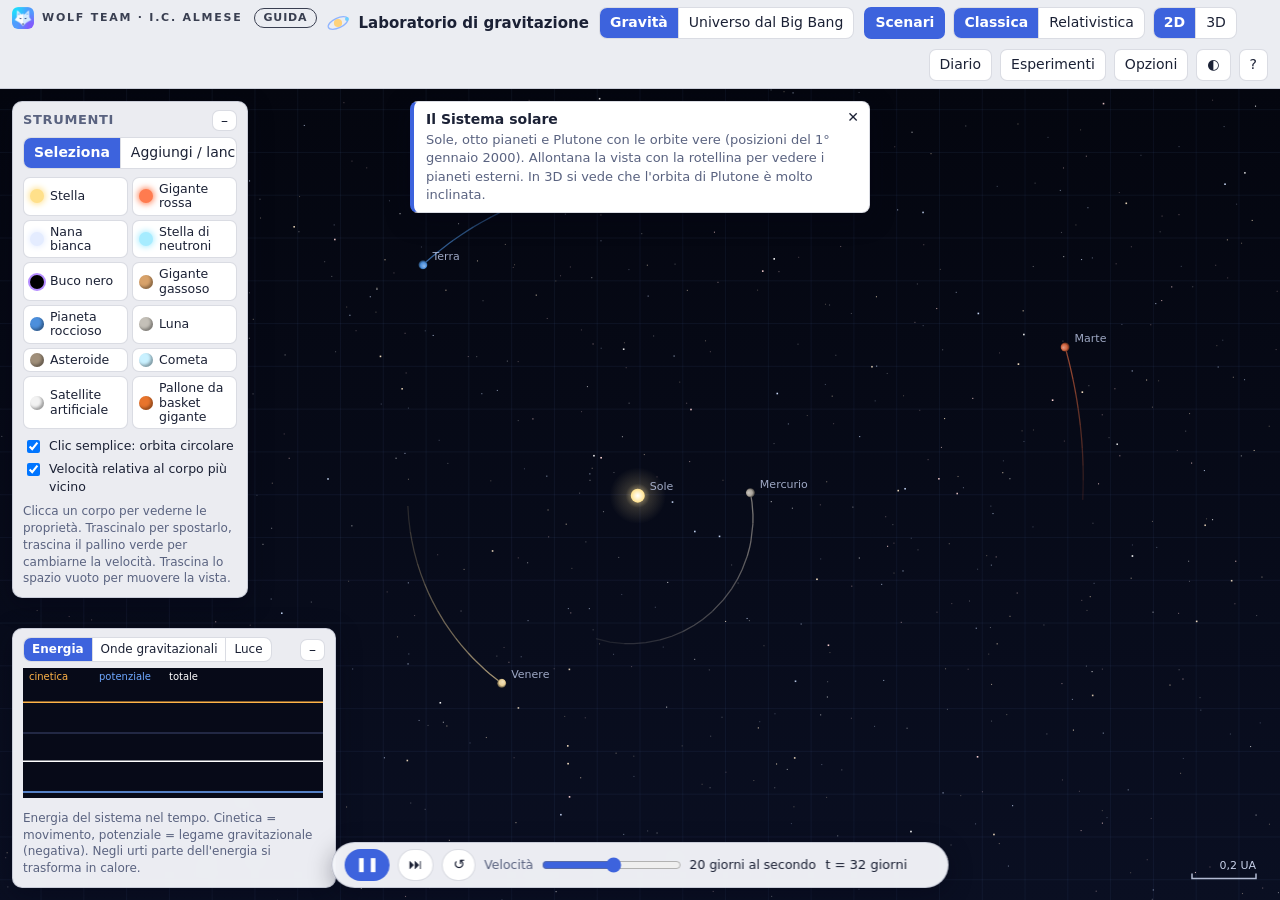
<file: index.html>
<!doctype html>
<html lang="it">
<head>
<meta charset="utf-8">
<link rel="icon" type="image/png" href="[data-uri]">
<style>/* marchio Wolf Team */
.wt-mark{display:inline-flex;align-items:center;gap:8px;margin:0 0 10px;font-size:11px;font-weight:600;letter-spacing:.16em;text-transform:uppercase;line-height:1.2;opacity:.85}
.wt-guida{margin-left:4px;padding:2px 8px;border:1px solid currentColor;border-radius:999px;color:inherit;text-decoration:none;pointer-events:auto;letter-spacing:.08em}.wt-guida:hover{background:rgba(127,127,127,.18)}
.wt-mark::before,.wt-icon{content:"";display:inline-block;width:22px;height:22px;border-radius:6px;flex:none;background:url([data-uri]) center/contain no-repeat}
.wt-icon{width:28px;height:28px;border-radius:7px;align-self:center;margin-right:2px}
</style>
<meta name="viewport" content="width=device-width, initial-scale=1">
<title>Laboratorio di gravitazione</title>
<meta name="description" content="Laboratorio interattivo di gravitazione universale: stelle, pianeti, buchi neri, onde gravitazionali, supernove e l'evoluzione dell'universo dal Big Bang.">
<link rel="stylesheet" href="css/stile.css">
</head>
<body>
<header class="barra">
  <div class="marchio">
    <div class="wt-mark" title="Wolf Team · Istituto Comprensivo di Almese">Wolf Team · I.C. Almese <a class="wt-guida" href="guida.html" target="_blank" rel="noopener" title="Guida per i docenti">Guida</a></div>
    <svg viewBox="0 0 32 32" width="26" height="26" aria-hidden="true"><circle cx="16" cy="16" r="5" fill="#ffd27a"/><ellipse cx="16" cy="16" rx="13" ry="6" fill="none" stroke="#8fb4ff" stroke-width="1.6" transform="rotate(-25 16 16)"/><circle cx="27" cy="11" r="2.4" fill="#6fd0ff"/></svg>
    <span>Laboratorio di gravitazione</span>
  </div>
  <nav class="interruttore" id="gSezione" aria-label="Sezione">
    <button data-v="lab" class="attivo">Gravità</button>
    <button data-v="universo">Universo dal Big Bang</button>
  </nav>
  <div class="gruppo solo-lab">
    <button id="bScenari" class="primario">Scenari</button>
    <div class="interruttore" id="gModo" title="Fisica classica (Newton) o relativistica (Einstein)">
      <button data-v="classica" class="attivo">Classica</button>
      <button data-v="relativistica">Relativistica</button>
    </div>
    <div class="interruttore" id="gVista" title="Vista dall'alto o tridimensionale">
      <button data-v="2d" class="attivo">2D</button>
      <button data-v="3d">3D</button>
    </div>
  </div>
  <div class="gruppo destra">
    <button id="bScheda" title="Scheda storica dell'evento" hidden>Scheda storica</button>
    <button id="bDiario" class="solo-lab" title="Diario degli eventi">Diario</button>
    <button id="bEsperimenti" class="solo-lab" title="Salva e carica i tuoi esperimenti">Esperimenti</button>
    <button id="bOpzioni" class="solo-lab">Opzioni</button>
    <button id="bTema" title="Tema chiaro o scuro dei pannelli" aria-label="Cambia tema">◐</button>
    <button id="bAiuto" title="Guida">?</button>
  </div>
</header>

<main id="lab" class="sezione">
  <canvas id="cielo" aria-label="Spazio della simulazione"></canvas>

  <aside id="strumenti" class="pannello">
    <div class="testa"><h2>Strumenti</h2><button class="chiudi-pannello" aria-label="Riduci">–</button></div>
    <div class="corpo">
      <div class="interruttore largo" id="gStrumento">
        <button data-v="seleziona" class="attivo" title="Seleziona, sposta i corpi, trascina la freccia verde per cambiare la velocità (tasto S)">Seleziona</button>
        <button data-v="aggiungi" title="Clicca per posare un corpo, trascina per lanciarlo (tasto A)">Aggiungi / lancia</button>
      </div>
      <div id="tavolozza" class="tavolozza"></div>
      <label class="spunta"><input type="checkbox" id="cCircolare" checked> Clic semplice: orbita circolare</label>
      <label class="spunta"><input type="checkbox" id="cRelativa" checked> Velocità relativa al corpo più vicino</label>
      <label id="lIncl" class="cursore" hidden>Inclinazione del lancio <output id="oIncl">0°</output>
        <input type="range" id="rIncl" min="-80" max="80" value="0"></label>
      <p id="pSugg" class="suggerimento"></p>
    </div>
  </aside>

  <aside id="proprieta" class="pannello" hidden></aside>

  <section id="grafico" class="pannello">
    <div class="testa">
      <div class="interruttore piccolo" id="gGrafico">
        <button data-v="energia" class="attivo">Energia</button>
        <button data-v="onde">Onde gravitazionali</button>
        <button data-v="luce">Luce</button>
      </div>
      <button class="chiudi-pannello" aria-label="Riduci">–</button>
    </div>
    <div class="corpo">
      <canvas id="cGrafico" width="300" height="130"></canvas>
      <p id="gNota" class="nota"></p>
    </div>
  </section>

  <div class="console" id="console">
    <button id="bPlay" class="tondo" title="Avvia / pausa (barra spaziatrice)" aria-label="Avvia o metti in pausa">❚❚</button>
    <button id="bPasso" title="Avanza di un passo" aria-label="Un passo">⏭</button>
    <button id="bRipristina" title="Torna alla situazione dell'ultimo avvio" aria-label="Ripristina">↺</button>
    <label class="vel">Velocità
      <input type="range" id="rVel" min="0" max="10" value="5">
      <output id="oVel"></output>
    </label>
    <span id="oTempo" class="tempo">t = 0</span>
    <span id="oRallentato" class="avviso-lento" hidden title="Il computer non riesce a calcolare abbastanza in fretta: la simulazione va più piano di quanto indicato">rallentato</span>
  </div>

  <div id="avvisi" aria-live="polite"></div>
</main>

<main id="universo" class="sezione" hidden></main>

<dialog id="dScenari" class="finestra larga">
  <div class="testa"><h2>Scenari pronti</h2><button class="chiudi" aria-label="Chiudi">✕</button></div>
  <p class="nota">Ogni scenario si può modificare liberamente: seleziona i corpi, cambia massa e velocità, aggiungine altri.</p>
  <div id="listaScenari"></div>
</dialog>

<dialog id="dOpzioni" class="finestra">
  <div class="testa"><h2>Opzioni</h2><button class="chiudi" aria-label="Chiudi">✕</button></div>
  <div id="listaOpzioni" class="opzioni"></div>
</dialog>

<dialog id="dEsperimenti" class="finestra">
  <div class="testa"><h2>I miei esperimenti</h2><button class="chiudi" aria-label="Chiudi">✕</button></div>
  <div class="riga">
    <input type="text" id="tNomeEsp" placeholder="Nome dell'esperimento" maxlength="60">
    <button id="bSalvaEsp" class="primario">Salva</button>
  </div>
  <ul id="listaEsp" class="lista"></ul>
  <div class="riga">
    <button id="bEsporta">Scarica come file</button>
    <label class="bottone">Apri un file… <input type="file" id="fImporta" accept=".json,application/json" hidden></label>
  </div>
  <p class="nota">Gli esperimenti salvati restano in questo browser. Per portarli su un altro computer usa "Scarica come file".</p>
</dialog>

<dialog id="dScheda" class="finestra larga">
  <div class="testa"><h2 id="schedaTitolo">Scheda storica</h2><button class="chiudi" aria-label="Chiudi">✕</button></div>
  <div id="schedaCorpo" class="scheda"></div>
  <div class="riga"><button id="bSchedaVia" class="primario">Avvia la simulazione</button></div>
</dialog>

<dialog id="dDiario" class="finestra">
  <div class="testa"><h2>Diario degli eventi</h2><button class="chiudi" aria-label="Chiudi">✕</button></div>
  <ul id="listaDiario" class="lista diario"></ul>
</dialog>

<dialog id="dAiuto" class="finestra larga">
  <div class="testa"><h2>Come si usa</h2><button class="chiudi" aria-label="Chiudi">✕</button></div>
  <div class="guida">
    <h3>Comandi</h3>
    <ul>
      <li><b>Aggiungi / lancia</b>: scegli un corpo nella tavolozza. Un clic lo posa (in orbita circolare attorno al corpo più vicino, se l'opzione è attiva); se invece trascini, lo lanci: la freccia indica direzione e velocità e la linea tratteggiata mostra la traiettoria prevista (verde = orbita chiusa, arancio = si allontana per sempre, rossa = urto).</li>
      <li><b>Seleziona</b>: clicca un corpo per vederne e cambiarne le proprietà. Trascinalo per spostarlo; trascina il pallino verde per cambiarne la velocità.</li>
      <li><b>Vista</b>: rotellina per lo zoom; trascina lo spazio vuoto per spostarti (in 3D per ruotare; con il tasto destro per spostarti). Su tablet: due dita per lo zoom.</li>
      <li><b>Tastiera</b>: barra spaziatrice = pausa, S = seleziona, A = aggiungi, F = segui il corpo selezionato, Canc = elimina, + e − = velocità.</li>
      <li><b>↺ Ripristina</b> riporta tutto a com'era l'ultima volta che hai premuto Avvia: puoi provare e riprovare.</li>
    </ul>
    <h3>Classica o relativistica?</h3>
    <p>In modalità <b>classica</b> vale la legge di gravitazione di Newton: F = G·m₁·m₂/r². In modalità <b>relativistica</b> si aggiungono gli effetti principali della relatività generale di Einstein: le orbite strette ruotano lentamente (precessione), le coppie di corpi compatti perdono energia in onde gravitazionali e si avvicinano a spirale, la luce delle stelle viene deviata dai buchi neri (lente gravitazionale). Nelle Opzioni si può "rallentare la luce" per rendere visibili effetti che in natura sono minuscoli.</p>
    <h3>Le dimensioni</h3>
    <p>Lo spazio è quasi vuoto: alla scala del Sistema solare i pianeti sarebbero puntini invisibili. Per questo i corpi sono disegnati con una grandezza minima. Gli urti però avvengono solo quando i corpi si toccano davvero (con le dimensioni reali). Nelle Opzioni puoi scegliere di vedere le dimensioni reali.</p>
    <h3>Massa, raggio e densità</h3>
    <p>Sono legati: densità = massa / volume. Cambiando la massa puoi tenere fissa la densità (cambia il raggio) oppure il raggio (cambia la densità). Se un corpo diventa più piccolo del suo raggio di Schwarzschild (2GM/c²) diventa un buco nero.</p>
    <h3>Unità di misura</h3>
    <p>M☉ = massa del Sole (1,99 × 10³⁰ kg), M⊕ = massa della Terra, M♃ = massa di Giove; R☉ e R⊕ sono i raggi del Sole e della Terra; UA = unità astronomica, la distanza media Terra–Sole (circa 150 milioni di km); c = velocità della luce.</p>
  </div>
</dialog>

<script src="js/unita.js"></script>
<script src="js/corpi.js"></script>
<script src="js/fisica.js"></script>
<script src="js/scenari.js"></script>
<script src="js/vista.js"></script>
<script src="js/interfaccia.js"></script>
<script src="js/universo.js"></script>
<script src="js/app.js"></script>
</body>
</html>
</file>
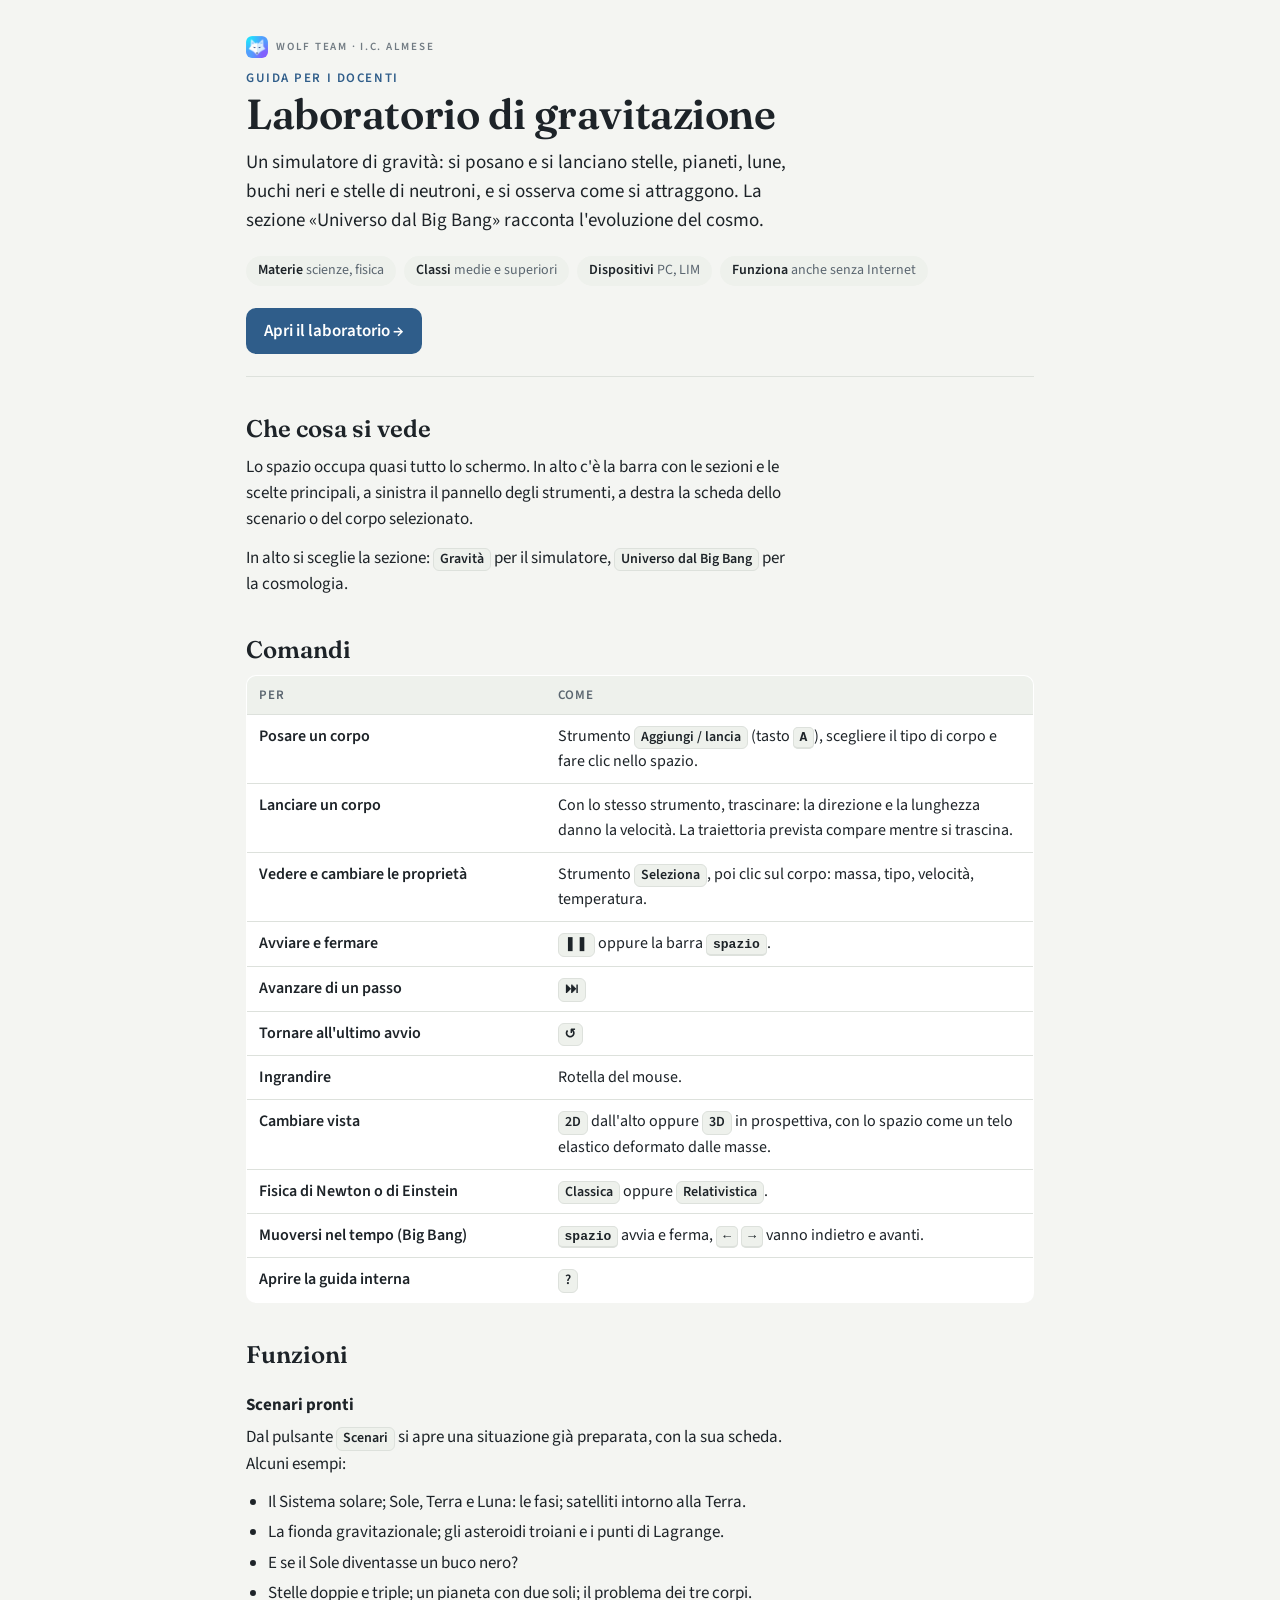
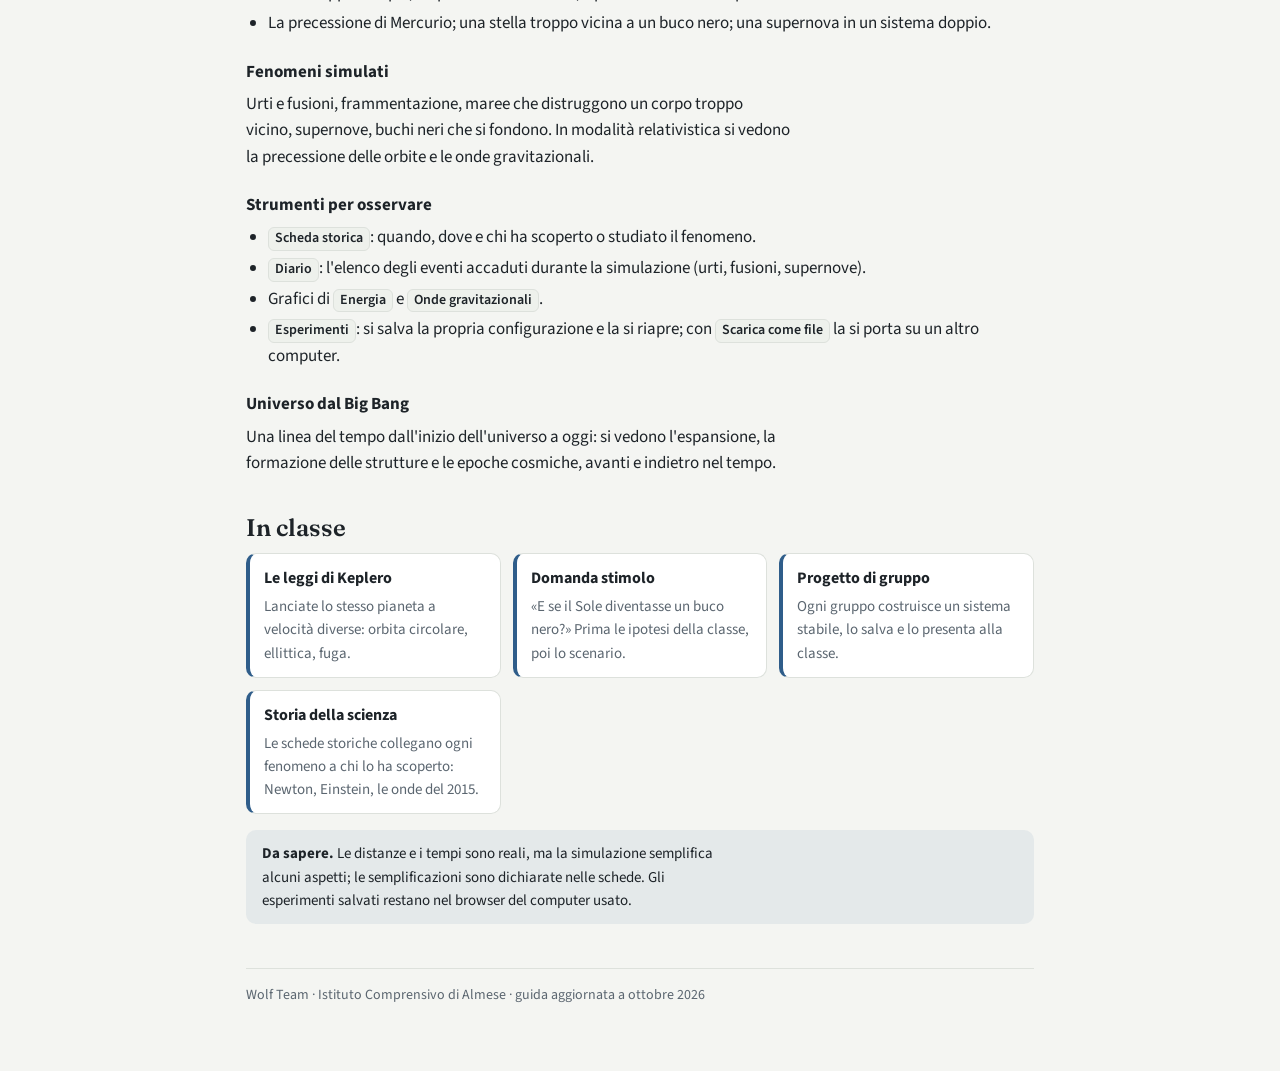
<file: guida.html>
<!doctype html>
<html lang="it">
<head>
<meta charset="utf-8">
<link rel="icon" type="image/png" href="[data-uri]">
<style>/* marchio Wolf Team */
.wt-mark{display:inline-flex;align-items:center;gap:8px;margin:0 0 10px;font-size:11px;font-weight:600;letter-spacing:.16em;text-transform:uppercase;line-height:1.2;opacity:.85}
.wt-mark::before,.wt-icon{content:"";display:inline-block;width:22px;height:22px;border-radius:6px;flex:none;background:url([data-uri]) center/contain no-repeat}
.wt-icon{width:28px;height:28px;border-radius:7px;align-self:center;margin-right:2px}
</style>
<meta name="viewport" content="width=device-width, initial-scale=1">
<title>Laboratorio di gravitazione · Guida per i docenti</title>
<link rel="preconnect" href="https://fonts.googleapis.com">
<link rel="preconnect" href="https://fonts.gstatic.com" crossorigin>
<link rel="stylesheet" href="https://fonts.googleapis.com/css2?family=Fraunces:opsz,wght@9..144,600&family=Source+Sans+3:wght@400;600;700&display=swap">
<style>
:root{
  --bg:#f4f5f2; --paper:#ffffff; --ink:#1d2328; --muted:#5b6670; --line:#dde1dc;
  --accent:#2f5d8a; --accent-soft:#2f5d8a14; --chip:#eef1ec;
  --f-display:"Fraunces", Georgia, "Times New Roman", serif;
  --f-body:"Source Sans 3", "Segoe UI", system-ui, sans-serif;
}
@media (prefers-color-scheme: dark){
  :root:not([data-theme="light"]){
    --bg:#15191d; --paper:#1d2227; --ink:#e7eaec; --muted:#9aa5ae; --line:#323a41;
    --accent:#8fb6dd; --accent-soft:#8fb6dd1c; --chip:#262d33;
  }
}
:root[data-theme="dark"]{
  --bg:#15191d; --paper:#1d2227; --ink:#e7eaec; --muted:#9aa5ae; --line:#323a41;
  --accent:#8fb6dd; --accent-soft:#8fb6dd1c; --chip:#262d33;
}
*{box-sizing:border-box}
body{margin:0;background:var(--bg);color:var(--ink);font:17px/1.55 var(--f-body);-webkit-font-smoothing:antialiased}
.page{max-width:820px;margin:0 auto;padding:28px 16px 64px}
header.top{padding:8px 0 22px;border-bottom:1px solid var(--line);margin-bottom:26px}
.wt-mark{color:var(--muted)}
h1{font-family:var(--f-display);font-weight:600;font-size:clamp(30px,5vw,42px);line-height:1.08;margin:0 0 8px;letter-spacing:-.01em;text-wrap:balance}
.kicker{margin:0 0 4px;font-size:13px;font-weight:600;letter-spacing:.12em;text-transform:uppercase;color:var(--accent)}
.lead{font-size:19px;color:var(--ink);margin:10px 0 0;max-width:62ch}
.facts{display:flex;flex-wrap:wrap;gap:8px;margin:16px 0 0;padding:0;list-style:none}
.facts li{background:var(--chip);border-radius:999px;padding:4px 12px;font-size:14px;color:var(--muted)}
.facts b{color:var(--ink);font-weight:600}
.open{display:inline-flex;align-items:center;gap:8px;margin:18px 8px 0 0;padding:10px 18px;border-radius:10px;background:var(--accent);color:var(--paper);font-weight:600;text-decoration:none}
.open:hover{filter:brightness(1.08)}
h2{font-family:var(--f-display);font-weight:600;font-size:24px;margin:38px 0 10px;line-height:1.2}
h3{font-size:17px;margin:22px 0 6px}
p{margin:0 0 12px;max-width:68ch}
ul,ol{margin:0 0 14px;padding-left:22px}
li{margin:4px 0}
a{color:var(--accent)}
kbd{font:600 13px/1 ui-monospace,Consolas,monospace;background:var(--chip);border:1px solid var(--line);border-bottom-width:2px;border-radius:5px;padding:2px 6px}
.btn{display:inline-block;font-size:14px;font-weight:600;background:var(--chip);border:1px solid var(--line);border-radius:6px;padding:0 6px;white-space:nowrap}
table{width:100%;border-collapse:collapse;margin:6px 0 16px;background:var(--paper);border:1px solid var(--line);border-radius:10px;overflow:hidden;font-size:16px}
th,td{text-align:left;vertical-align:top;padding:9px 12px;border-bottom:1px solid var(--line)}
th{font-size:13px;font-weight:600;letter-spacing:.06em;text-transform:uppercase;color:var(--muted);background:var(--chip)}
tr:last-child td{border-bottom:0}
td:first-child{width:38%;font-weight:600}
.ideas{display:grid;grid-template-columns:repeat(auto-fit,minmax(220px,1fr));gap:12px;margin:8px 0 16px}
.idea{background:var(--paper);border:1px solid var(--line);border-left:4px solid var(--accent);border-radius:10px;padding:12px 14px}
.idea h3{margin:0 0 4px;font-size:16px}
.idea p{margin:0;font-size:15px;color:var(--muted)}
.note{background:var(--accent-soft);border-radius:10px;padding:12px 16px;font-size:15px;margin:10px 0 16px}
.note p:last-child{margin:0}
footer{margin-top:44px;padding-top:16px;border-top:1px solid var(--line);font-size:14px;color:var(--muted)}
@media (max-width:560px){
  body{font-size:16px}
  td:first-child{width:auto}
  table,thead,tbody,tr,th,td{display:block}
  thead{display:none}
  tr{border-bottom:1px solid var(--line);padding:6px 0}
  td{border:0;padding:4px 12px}
}
@media print{
  body{background:#fff;color:#000;font-size:12pt}
  .page{max-width:none;padding:0}
  .open{display:none}
  h2{break-after:avoid}
  table,.idea,.note{break-inside:avoid}
  a{color:#000;text-decoration:none}
}
</style>
</head>
<body>
<div class="page">
<header class="top">
  <div class="wt-mark" title="Wolf Team · Istituto Comprensivo di Almese">Wolf Team · I.C. Almese</div>
  <p class="kicker">Guida per i docenti</p>
  <h1>Laboratorio di gravitazione</h1>
  <p class="lead">Un simulatore di gravità: si posano e si lanciano stelle, pianeti, lune, buchi neri e stelle di neutroni, e si osserva come si attraggono. La sezione «Universo dal Big Bang» racconta l'evoluzione del cosmo.</p>
  <ul class="facts">
    <li><b>Materie</b> scienze, fisica</li>
    <li><b>Classi</b> medie e superiori</li>
    <li><b>Dispositivi</b> PC, LIM</li>
    <li><b>Funziona</b> anche senza Internet</li>
  </ul>
  <a class="open" href="index.html">Apri il laboratorio →</a>
</header>

<h2>Che cosa si vede</h2>
<p>Lo spazio occupa quasi tutto lo schermo. In alto c'è la barra con le sezioni e le scelte principali, a sinistra il pannello degli strumenti, a destra la scheda dello scenario o del corpo selezionato.</p>
<p>In alto si sceglie la sezione: <span class="btn">Gravità</span> per il simulatore, <span class="btn">Universo dal Big Bang</span> per la cosmologia.</p>

<h2>Comandi</h2>
<table>
  <thead><tr><th>Per</th><th>Come</th></tr></thead>
  <tbody>
    <tr><td>Posare un corpo</td><td>Strumento <span class="btn">Aggiungi / lancia</span> (tasto <kbd>A</kbd>), scegliere il tipo di corpo e fare clic nello spazio.</td></tr>
    <tr><td>Lanciare un corpo</td><td>Con lo stesso strumento, trascinare: la direzione e la lunghezza danno la velocità. La traiettoria prevista compare mentre si trascina.</td></tr>
    <tr><td>Vedere e cambiare le proprietà</td><td>Strumento <span class="btn">Seleziona</span>, poi clic sul corpo: massa, tipo, velocità, temperatura.</td></tr>
    <tr><td>Avviare e fermare</td><td><span class="btn">❚❚</span> oppure la barra <kbd>spazio</kbd>.</td></tr>
    <tr><td>Avanzare di un passo</td><td><span class="btn">⏭</span></td></tr>
    <tr><td>Tornare all'ultimo avvio</td><td><span class="btn">↺</span></td></tr>
    <tr><td>Ingrandire</td><td>Rotella del mouse.</td></tr>
    <tr><td>Cambiare vista</td><td><span class="btn">2D</span> dall'alto oppure <span class="btn">3D</span> in prospettiva, con lo spazio come un telo elastico deformato dalle masse.</td></tr>
    <tr><td>Fisica di Newton o di Einstein</td><td><span class="btn">Classica</span> oppure <span class="btn">Relativistica</span>.</td></tr>
    <tr><td>Muoversi nel tempo (Big Bang)</td><td><kbd>spazio</kbd> avvia e ferma, <kbd>←</kbd> <kbd>→</kbd> vanno indietro e avanti.</td></tr>
    <tr><td>Aprire la guida interna</td><td><span class="btn">?</span></td></tr>
  </tbody>
</table>

<h2>Funzioni</h2>
<h3>Scenari pronti</h3>
<p>Dal pulsante <span class="btn">Scenari</span> si apre una situazione già preparata, con la sua scheda. Alcuni esempi:</p>
<ul>
  <li>Il Sistema solare; Sole, Terra e Luna: le fasi; satelliti intorno alla Terra.</li>
  <li>La fionda gravitazionale; gli asteroidi troiani e i punti di Lagrange.</li>
  <li>E se il Sole diventasse un buco nero?</li>
  <li>Stelle doppie e triple; un pianeta con due soli; il problema dei tre corpi.</li>
  <li>La precessione di Mercurio; una stella troppo vicina a un buco nero; una supernova in un sistema doppio.</li>
</ul>
<h3>Fenomeni simulati</h3>
<p>Urti e fusioni, frammentazione, maree che distruggono un corpo troppo vicino, supernove, buchi neri che si fondono. In modalità relativistica si vedono la precessione delle orbite e le onde gravitazionali.</p>
<h3>Strumenti per osservare</h3>
<ul>
  <li><span class="btn">Scheda storica</span>: quando, dove e chi ha scoperto o studiato il fenomeno.</li>
  <li><span class="btn">Diario</span>: l'elenco degli eventi accaduti durante la simulazione (urti, fusioni, supernove).</li>
  <li>Grafici di <span class="btn">Energia</span> e <span class="btn">Onde gravitazionali</span>.</li>
  <li><span class="btn">Esperimenti</span>: si salva la propria configurazione e la si riapre; con <span class="btn">Scarica come file</span> la si porta su un altro computer.</li>
</ul>
<h3>Universo dal Big Bang</h3>
<p>Una linea del tempo dall'inizio dell'universo a oggi: si vedono l'espansione, la formazione delle strutture e le epoche cosmiche, avanti e indietro nel tempo.</p>

<h2>In classe</h2>
<div class="ideas">
  <div class="idea"><h3>Le leggi di Keplero</h3><p>Lanciate lo stesso pianeta a velocità diverse: orbita circolare, ellittica, fuga.</p></div>
  <div class="idea"><h3>Domanda stimolo</h3><p>«E se il Sole diventasse un buco nero?» Prima le ipotesi della classe, poi lo scenario.</p></div>
  <div class="idea"><h3>Progetto di gruppo</h3><p>Ogni gruppo costruisce un sistema stabile, lo salva e lo presenta alla classe.</p></div>
  <div class="idea"><h3>Storia della scienza</h3><p>Le schede storiche collegano ogni fenomeno a chi lo ha scoperto: Newton, Einstein, le onde del 2015.</p></div>
</div>

<div class="note">
  <p><b>Da sapere.</b> Le distanze e i tempi sono reali, ma la simulazione semplifica alcuni aspetti; le semplificazioni sono dichiarate nelle schede. Gli esperimenti salvati restano nel browser del computer usato.</p>
</div>
<footer>Wolf Team · Istituto Comprensivo di Almese · guida aggiornata a ottobre 2026</footer>
</div>
</body>
</html>
</file>
<file: css/stile.css>
/* Laboratorio di gravitazione — lo spazio è sempre scuro, i pannelli seguono il tema chiaro/scuro */
:root {
  --sfondo: #05070f;
  --barra: rgba(248, 250, 255, 0.95);
  --pannello: rgba(250, 251, 255, 0.94);
  --pannello-forte: #ffffff;
  --testo: #1b2135;
  --testo-tenue: #5a6380;
  --bordo: rgba(30, 40, 80, 0.16);
  --campo: #ffffff;
  --accento: #3d63dd;
  --accento-testo: #ffffff;
  --accento-tenue: rgba(61, 99, 221, 0.12);
  --pericolo: #c8323c;
  --ombra: 0 6px 24px rgba(0, 0, 20, 0.35);
  --raggio: 10px;
  color-scheme: light;
}
@media (prefers-color-scheme: dark) {
  :root:not([data-theme="light"]) {
    --barra: rgba(14, 18, 34, 0.94);
    --pannello: rgba(16, 21, 40, 0.9);
    --pannello-forte: #151b33;
    --testo: #e6ebff;
    --testo-tenue: #9aa5c8;
    --bordo: rgba(150, 170, 255, 0.18);
    --campo: #0d1226;
    --accento: #7b9bff;
    --accento-testo: #0b1022;
    --accento-tenue: rgba(123, 155, 255, 0.16);
    --pericolo: #ff6b74;
    color-scheme: dark;
  }
}
:root[data-theme="dark"] {
  --barra: rgba(14, 18, 34, 0.94);
  --pannello: rgba(16, 21, 40, 0.9);
  --pannello-forte: #151b33;
  --testo: #e6ebff;
  --testo-tenue: #9aa5c8;
  --bordo: rgba(150, 170, 255, 0.18);
  --campo: #0d1226;
  --accento: #7b9bff;
  --accento-testo: #0b1022;
  --accento-tenue: rgba(123, 155, 255, 0.16);
  --pericolo: #ff6b74;
  color-scheme: dark;
}

* { box-sizing: border-box; }
html, body { margin: 0; height: 100%; }
body {
  background: var(--sfondo); color: var(--testo);
  font: 14px/1.4 system-ui, -apple-system, "Segoe UI", Roboto, sans-serif;
  display: flex; flex-direction: column; overflow: hidden;
}
button, input, select { font: inherit; color: inherit; }
button {
  background: var(--pannello-forte); border: 1px solid var(--bordo); border-radius: 7px;
  padding: 5px 10px; cursor: pointer; white-space: nowrap;
}
button:hover { border-color: var(--accento); }
button:focus-visible, input:focus-visible, select:focus-visible { outline: 2px solid var(--accento); outline-offset: 1px; }
button.primario { background: var(--accento); color: var(--accento-testo); border-color: transparent; font-weight: 600; }
button.pericolo { color: var(--pericolo); }
button.pericolo.conferma { background: var(--pericolo); color: #fff; }
button:disabled { opacity: 0.45; cursor: default; }
input[type="text"], input[type="number"], select {
  background: var(--campo); border: 1px solid var(--bordo); border-radius: 6px; padding: 4px 6px; min-width: 0;
}
input[type="range"] { accent-color: var(--accento); }
[hidden] { display: none !important; }

/* Barra in alto */
.barra {
  display: flex; align-items: center; gap: 10px; flex-wrap: wrap;
  padding: 7px 12px; background: var(--barra); border-bottom: 1px solid var(--bordo); z-index: 5;
}
.marchio { display: flex; align-items: center; gap: 8px; font-weight: 700; font-size: 15px; }
.gruppo { display: flex; align-items: center; gap: 8px; flex-wrap: wrap; }
.gruppo.destra { margin-left: auto; }
.interruttore { display: inline-flex; border: 1px solid var(--bordo); border-radius: 8px; overflow: hidden; background: var(--pannello-forte); }
.interruttore button { border: 0; border-radius: 0; background: transparent; padding: 5px 10px; }
.interruttore button + button { border-left: 1px solid var(--bordo); }
.interruttore button.attivo { background: var(--accento); color: var(--accento-testo); font-weight: 600; }
.interruttore.largo { display: flex; }
.interruttore.largo button { flex: 1; }
.interruttore.piccolo button { padding: 3px 8px; font-size: 12px; }

/* Sezioni */
.sezione { position: relative; flex: 1; min-height: 0; overflow: hidden; }
#cielo, .sezione > canvas { position: absolute; inset: 0; width: 100%; height: 100%; display: block; touch-action: none; }

/* Pannelli fluttuanti */
.pannello {
  position: absolute; background: var(--pannello); border: 1px solid var(--bordo); border-radius: var(--raggio);
  box-shadow: var(--ombra); backdrop-filter: blur(6px); z-index: 3; max-height: calc(100% - 24px); display: flex; flex-direction: column;
}
.pannello .testa { display: flex; align-items: center; justify-content: space-between; gap: 8px; padding: 8px 10px 6px; }
.pannello .corpo { padding: 0 10px 10px; overflow-y: auto; }
.pannello h2 { font-size: 13px; margin: 0; text-transform: uppercase; letter-spacing: 0.05em; color: var(--testo-tenue); }
.pannello.ridotto .corpo { display: none; }
.chiudi-pannello { padding: 0 8px; line-height: 1.4; }
#strumenti { left: 12px; top: 12px; width: 236px; max-height: calc(100% - 290px); }
#proprieta { right: 12px; top: 12px; width: 300px; max-height: calc(100% - 80px); }
#grafico { left: 12px; bottom: 12px; width: 324px; }

.tavolozza { display: grid; grid-template-columns: 1fr 1fr; gap: 4px; margin: 8px 0; }
.tavolozza button { display: flex; align-items: center; gap: 6px; padding: 4px 6px; font-size: 12.5px; text-align: left; white-space: normal; line-height: 1.15; }
.tavolozza button.attivo { border-color: var(--accento); background: var(--accento-tenue); font-weight: 600; }
.pallino { flex: none; width: 14px; height: 14px; border-radius: 50%; display: inline-block; box-shadow: inset -2px -2px 3px rgba(0,0,0,0.35); }
.pallino.luce { box-shadow: 0 0 6px 1px currentColor; }
.pallino.buco { background: #000 !important; box-shadow: 0 0 0 2px #b58cff; }
.spunta { display: flex; gap: 6px; align-items: flex-start; font-size: 12.5px; margin: 4px 0; cursor: pointer; }
.cursore { display: block; font-size: 12.5px; margin: 6px 0; }
.cursore input { width: 100%; }
.suggerimento { font-size: 12px; color: var(--testo-tenue); margin: 8px 0 0; }
.nota { font-size: 12px; color: var(--testo-tenue); margin: 6px 0 0; }

/* Proprietà del corpo */
.prop-testa { display: flex; gap: 8px; align-items: center; padding: 10px 10px 4px; }
.prop-testa input[type="text"] { flex: 1; font-weight: 600; }
.prop-testa input[type="color"] { width: 30px; height: 28px; padding: 0; border: 1px solid var(--bordo); border-radius: 6px; background: none; }
.campi { display: grid; grid-template-columns: 74px 1fr auto; gap: 5px 6px; align-items: center; margin: 8px 0; }
.campi label { font-size: 12.5px; color: var(--testo-tenue); }
.campi select { padding: 4px 2px; }
.campi .tutta { grid-column: 1 / -1; }
.descr { font-size: 12px; color: var(--testo-tenue); margin: 2px 0 6px; }
.azioni { display: flex; flex-wrap: wrap; gap: 5px; margin: 8px 0; }
.azioni button { font-size: 12.5px; padding: 4px 8px; }
.dati { width: 100%; border-collapse: collapse; font-size: 12.5px; margin-top: 6px; }
.dati td { padding: 2px 0; border-top: 1px solid var(--bordo); vertical-align: top; }
.dati td:first-child { color: var(--testo-tenue); padding-right: 8px; }
.dati td:last-child { text-align: right; font-variant-numeric: tabular-nums; }
.dati td.nota { border-top: none; padding: 0 0 4px; text-align: left; font-size: 11.5px; line-height: 1.3; color: var(--testo-tenue); }
.fase { display: flex; gap: 10px; align-items: center; margin-top: 8px; padding: 8px; border-radius: 8px; background: rgba(0, 0, 20, 0.85); color: #e8eeff; }
.fase b { display: block; }
.fase small { color: #aab4d8; }
.eclissi { color: #ffcf6e; font-weight: 600; }
.blocco { display: flex; gap: 10px; font-size: 12px; color: var(--testo-tenue); flex-wrap: wrap; }
.blocco label { display: flex; gap: 4px; align-items: center; cursor: pointer; }

/* Console del tempo */
.console {
  position: absolute; left: 50%; bottom: 12px; transform: translateX(-50%); z-index: 4;
  display: flex; align-items: center; gap: 8px; padding: 6px 12px; background: var(--pannello);
  border: 1px solid var(--bordo); border-radius: 999px; box-shadow: var(--ombra); backdrop-filter: blur(6px); max-width: calc(100% - 24px);
}
.console button { border-radius: 999px; min-width: 34px; }
.console .tondo { background: var(--accento); color: var(--accento-testo); border-color: transparent; min-width: 40px; font-weight: 700; }
.console .vel { display: flex; align-items: center; gap: 6px; font-size: 12.5px; color: var(--testo-tenue); }
.console .vel input { width: 140px; }
.console output { color: var(--testo); min-width: 128px; font-variant-numeric: tabular-nums; white-space: nowrap; }
.tempo { font-variant-numeric: tabular-nums; min-width: 110px; font-size: 13px; white-space: nowrap; }
.avviso-lento { font-size: 11.5px; color: #b26b00; background: rgba(255, 190, 80, 0.2); padding: 2px 8px; border-radius: 999px; }

/* Avvisi (eventi) */
#avvisi { position: absolute; top: 12px; left: 50%; transform: translateX(-50%); z-index: 6; display: flex; flex-direction: column; gap: 8px; width: min(460px, calc(100% - 24px)); pointer-events: none; }
.avviso {
  pointer-events: auto; background: var(--pannello-forte); border: 1px solid var(--bordo); border-left: 4px solid var(--accento);
  border-radius: 8px; padding: 8px 32px 8px 12px; box-shadow: var(--ombra); position: relative; animation: entra 0.25s ease-out;
}
.avviso b { display: block; margin-bottom: 2px; }
.avviso p { margin: 0; font-size: 13px; color: var(--testo-tenue); }
.avviso button { position: absolute; top: 4px; right: 4px; border: 0; background: none; padding: 2px 6px; }
@keyframes entra { from { opacity: 0; transform: translateY(-8px); } }

/* Finestre */
dialog.finestra {
  border: 1px solid var(--bordo); border-radius: 14px; padding: 0 18px 18px; background: var(--pannello-forte); color: var(--testo);
  width: min(560px, calc(100% - 24px)); max-height: calc(100% - 40px); box-shadow: var(--ombra);
}
dialog.finestra.larga { width: min(940px, calc(100% - 24px)); }
dialog::backdrop { background: rgba(2, 4, 14, 0.6); }
dialog .testa { display: flex; align-items: center; justify-content: space-between; position: sticky; top: 0; background: var(--pannello-forte); padding: 14px 0 8px; z-index: 1; }
dialog h2 { margin: 0; font-size: 18px; }
dialog h3 { font-size: 15px; margin: 18px 0 6px; }
dialog .chiudi { border: 0; background: none; font-size: 16px; }
.gruppo-scenari h3 { margin: 16px 0 8px; color: var(--testo-tenue); font-size: 13px; text-transform: uppercase; letter-spacing: 0.05em; }
.carte { display: grid; grid-template-columns: repeat(auto-fill, minmax(260px, 1fr)); gap: 10px; }
.carta {
  text-align: left; white-space: normal; display: flex; flex-direction: column; gap: 4px; padding: 10px 12px;
  border-radius: 10px; background: var(--pannello-forte); line-height: 1.35;
}
.carta b { font-size: 14px; }
.carta span { font-size: 12.5px; color: var(--testo-tenue); }
.carta em { font-style: normal; font-size: 11px; color: var(--accento); font-weight: 600; text-transform: uppercase; }
.carta:hover { background: var(--accento-tenue); }
.carta-con-opzione { display: flex; flex-direction: column; border: 1px solid var(--bordo); border-radius: 10px; }
.carta-con-opzione .carta { flex: 1; border: 0; border-radius: 10px 10px 0 0; }
.carta-con-opzione .spunta { margin: 0; padding: 7px 12px; border-top: 1px dashed var(--bordo); color: var(--accento); font-weight: 600; }
.opzioni { display: grid; gap: 6px; }
.opzioni h3 { margin: 12px 0 2px; font-size: 13px; color: var(--testo-tenue); text-transform: uppercase; letter-spacing: 0.05em; }
.opzioni .spunta { font-size: 14px; }
.opzioni .spunta small { display: block; color: var(--testo-tenue); font-size: 12px; }
.riga { display: flex; gap: 8px; align-items: center; margin: 10px 0; flex-wrap: wrap; }
.riga input[type="text"] { flex: 1; }
.bottone { background: var(--pannello-forte); border: 1px solid var(--bordo); border-radius: 7px; padding: 5px 10px; cursor: pointer; }
.lista { list-style: none; padding: 0; margin: 0; }
.lista li { display: flex; gap: 8px; align-items: center; padding: 6px 0; border-top: 1px solid var(--bordo); }
.lista li span { flex: 1; }
.lista small { color: var(--testo-tenue); }
.diario li { display: block; }
.diario li p { margin: 2px 0 0; font-size: 13px; color: var(--testo-tenue); }
.guida p, .guida li { font-size: 14px; }
.scheda p { font-size: 14.5px; margin: 4px 0 12px; }
.scheda dl { display: grid; grid-template-columns: auto 1fr; gap: 6px 14px; margin: 0; font-size: 14px; }
.scheda dt { font-weight: 600; color: var(--testo-tenue); }
.scheda dd { margin: 0; }
.cronologia { list-style: none; padding: 0 0 0 14px; margin: 0; border-left: 2px solid var(--accento); }
.cronologia li { position: relative; padding: 0 0 10px 10px; font-size: 14px; }
.cronologia li::before { content: ""; position: absolute; left: -21px; top: 5px; width: 10px; height: 10px; border-radius: 50%; background: var(--accento); }
.cronologia b { display: block; color: var(--accento); }
.guida li { margin-bottom: 6px; }

/* ---------- Universo ---------- */
#universo { background: #000; }
.uni-pannello { left: 12px; top: 12px; width: 300px; }
.uni-epoca { right: 12px; top: 12px; width: 330px; }
.uni-epoca h3 { margin: 2px 0 4px; font-size: 17px; }
.uni-epoca p { margin: 4px 0; font-size: 13.5px; }
.uni-legenda { display: flex; flex-wrap: wrap; gap: 3px 12px; font-size: 12px; margin-top: 8px; color: var(--testo-tenue); }
.uni-legenda:empty { display: none; }
.uni-legenda span { display: inline-flex; align-items: center; gap: 5px; white-space: nowrap; }
.uni-legenda i { display: inline-block; width: 10px; height: 10px; border-radius: 50%; box-sizing: border-box; flex: none; }
.uni-dati { display: grid; grid-template-columns: auto 1fr; gap: 2px 10px; font-size: 12.5px; margin-top: 8px; }
.uni-dati span:nth-child(odd) { color: var(--testo-tenue); }
.uni-dati span:nth-child(even) { text-align: right; font-variant-numeric: tabular-nums; }
.uni-linea {
  position: absolute; left: 12px; right: 12px; bottom: 12px; z-index: 4; padding: 8px 12px 10px;
  background: var(--pannello); border: 1px solid var(--bordo); border-radius: var(--raggio); box-shadow: var(--ombra); backdrop-filter: blur(6px);
}
.uni-comandi { display: flex; gap: 8px; align-items: center; flex-wrap: wrap; }
.uni-comandi .tempo { font-weight: 600; min-width: 170px; }
.uni-cursore { position: relative; margin-top: 6px; }
.uni-cursore input { width: 100%; display: block; }
.uni-tacche { position: relative; height: 38px; font-size: 10.5px; color: var(--testo-tenue); }
.uni-tacche button {
  position: absolute; border: 0; background: none; padding: 0 2px; font-size: 10.5px; line-height: 1.2;
  color: var(--testo-tenue); white-space: nowrap; top: 0;
}
.uni-tacche button:hover { color: var(--accento); }
#cScala { width: 100%; height: 110px; display: block; }

/* Schermi piccoli */
@media (max-width: 760px) {
  .marchio span { display: none; }
  #strumenti { width: 200px; }
  #proprieta { width: calc(100% - 24px); top: auto; bottom: 64px; max-height: 50%; }
  #grafico { display: none; }
  .console { bottom: 8px; gap: 4px; padding: 4px 8px; }
  .console .vel input { width: 80px; }
  .console .vel { font-size: 0; }
  .console .vel output { font-size: 11px; }
  .console output { min-width: 0; }
  .tempo { min-width: 0; }
  .uni-pannello, .uni-epoca { width: calc(100% - 24px); }
  .uni-epoca { top: auto; bottom: 150px; max-height: 35%; }
}
</file>
